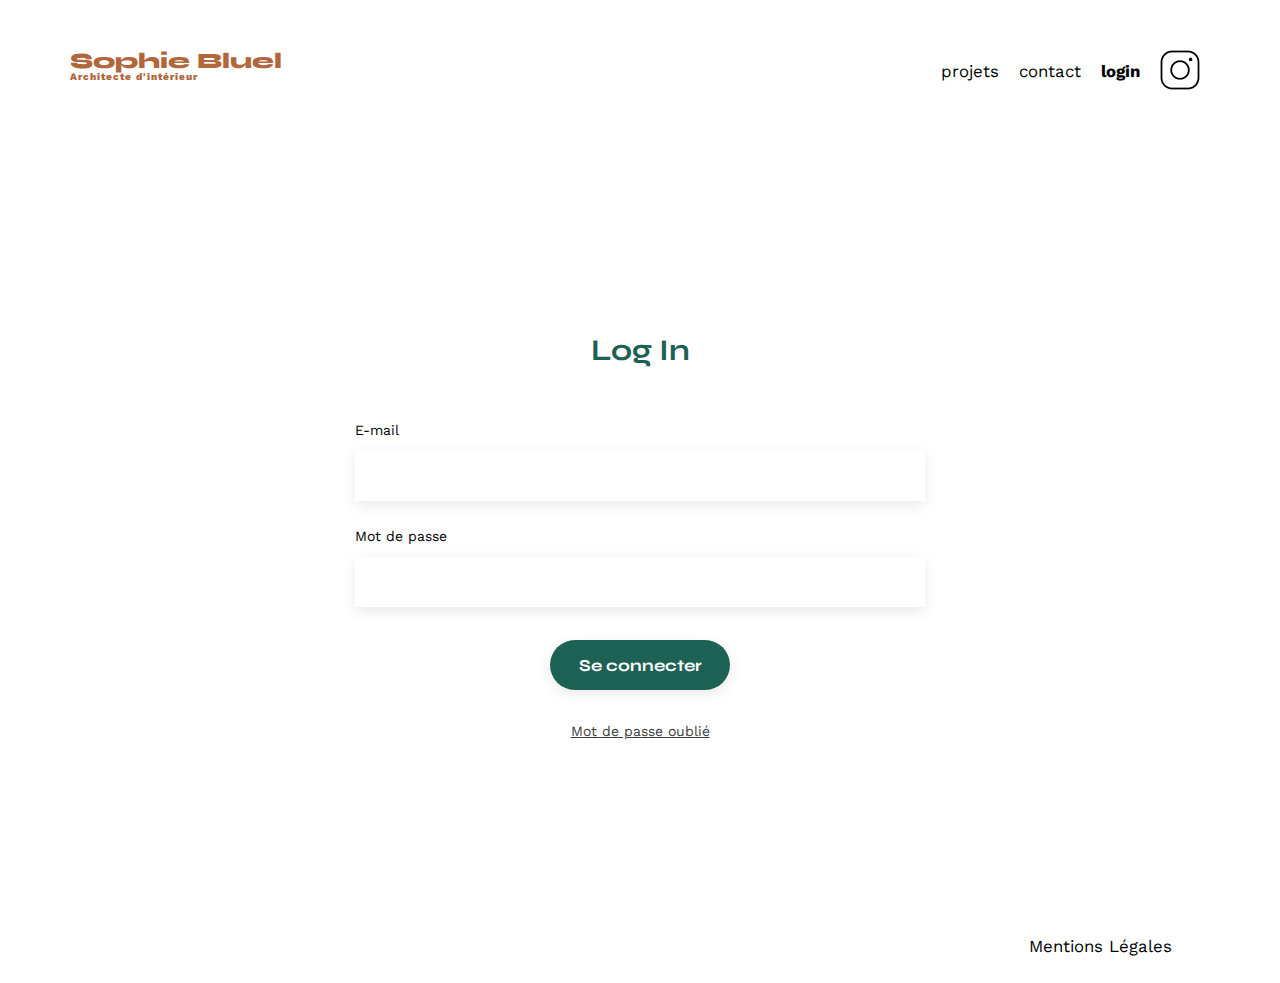
<file: FrontEnd/login/login.html>
<html lang="fr">
<head>
    <meta charset="UTF-8">
	<title>Page de Connexion</title>
	<meta name="viewport" content="width=device-width, initial-scale=1.0">
	<link rel="preconnect" href="https://fonts.googleapis.com">
	<link rel="preconnect" href="https://fonts.gstatic.com" crossorigin>
	<link href="https://fonts.googleapis.com/css2?family=Syne:wght@700;800&family=Work+Sans&display=swap" rel="stylesheet">
	<meta name="description" content="">
	<link rel="stylesheet" href="../assets/style.css">
    <script src="login.js" type="module" defer ></script>
</head>
<body>
    <header>
        <h1>Sophie Bluel <span>Architecte d'intérieur</span></h1>
        <nav>
            <ul>
                <li>projets</li>
                <li>contact</li>
                <li><a href="login/login.html" class="login">login</a></li>
                <li><img src="../assets/icons/instagram.png" alt="Instagram"></li>
            </ul>
        </nav>
    </header>
    <main>
        <section id="Log">
            <h2>Log In</h2>
            <form id="loginForm">
                <label for="email">E-mail</label>
                <input type="email" name="email" id="email" required>
                <label for="password">Mot de passe</label>
                <input type="password" name="password" id="password" required>
                <input type="submit" value="Se connecter">
                <p><a href="">Mot de passe oublié</a></p>
            </form>
        </section>
    </main>
    <footer class="footer-log">
        <nav>
            <ul>
                <li>Mentions Légales</li>
            </ul>
        </nav>
    </footer>   
</body>
</html>
</file>
<file: FrontEnd/assets/style.css>
/* http://meyerweb.com/eric/tools/css/reset/
   v2.0 | 20110126
   License: none (public domain)
*/

html, body, div, span, applet, object, iframe,
h1, h2, h3, h4, h5, h6, p, blockquote, pre,
a, abbr, acronym, address, big, cite, code,
del, dfn, em, img, ins, kbd, q, s, samp,
small, strike, strong, sub, sup, tt, var,
b, u, i, center,
dl, dt, dd, ol, ul, li,
fieldset, form, label, legend,
table, caption, tbody, tfoot, thead, tr, th, td,
article, aside, canvas, details, embed,
figure, figcaption, footer, header, hgroup,
menu, nav, output, ruby, section, summary,
time, mark, audio, video {
	margin: 0;
	padding: 0;
	border: 0;
	font-size: 100%;
	font: inherit;
	vertical-align: baseline;
}
/* HTML5 display-role reset for older browsers */
article, aside, details, figcaption, figure,
footer, header, hgroup, menu, nav, section {
	display: block;
}
body {
	line-height: 1;
}
ol, ul {
	list-style: none;
}
blockquote, q {
	quotes: none;
}
blockquote:before, blockquote:after,
q:before, q:after {
	content: '';
	content: none;
}
table {
	border-collapse: collapse;
	border-spacing: 0;
}
/** end reset css**/
body {
	max-width: 1140px;
	margin:auto;
	font-family: 'Work Sans' ;
	font-size: 14px;
}
header {
	display: flex;
	justify-content: space-between;
	margin: 50px 0
}
section {
	margin: 50px 0
}

h1{
	display: flex;
	flex-direction: column;
	font-family: 'Syne';
	font-size: 22px;
	font-weight: 800;
	color: #B1663C
}

h1 > span {
	font-family: 'Work Sans';
	font-size:10px;
	letter-spacing: 0.1em;
;
}

h2{
	font-family: 'Syne';
	font-weight: 700;
	font-size: 30px;
	color: #1D6154
}
nav ul {
	display: flex;
	align-items: center;
	list-style-type: none;

}
nav li {
	padding: 0 10px;
	font-size: 1.2em;
}

.bandeau {
	display: none;
	justify-content: center;
	background-color: black;
	width: 100vw;
	padding-top: 25px;
	padding-bottom: 25px;
	margin-left: calc(-1 * ((100vw - 100%) / 2));

	
}

.bandeau i {
	margin-right: 11px;
}

.boutonEdition {
	display: flex;
	justify-content: center;
	background-color: black;
	color: white;
	border: none;
	font-family: 'Work Sans';
	font-size: 16px;
	font-weight: 100;

}

.logout {
	display: none;
	cursor: pointer;
	background-color: #fff;
	border: none;
	font-family: 'Work Sans';
	font-size: 16px;
}

.logout:hover {
	color: #B1663C;
}

li:hover {
	color: #B1663C;
}
#introduction {
	display: flex;
	align-items: center;
}
#introduction figure {
	flex: 1
}
#introduction img {
	display: block;
	margin: auto;
	width: 80%;
}

#introduction article {
	flex: 1
}
#introduction h2 {
	margin-bottom: 1em;
}

#introduction p {
	margin-bottom: 0.5em;
}
#portfolio h2 {
	text-align: center;
	margin-bottom: 1em;
}

.modifier {
	display: flex;
	justify-content: center;
	list-style-type: none;
	margin-top: 120px;
	
}

.modifier i {
	margin-right: 9px;
	font-weight: 500;
}

.btnS {
	display: flex;
	flex-wrap: wrap;
	justify-content: center;
	margin-bottom: 60px;
	margin-top: 30px;
	gap: 10px;
}

.btnS button {
	border-radius: 60px ;
	border: 1px solid #1D6154;
	background-color: white;
	height: 37px;
	font-family: 'Syne';
	color: #1D6154;
	font-size: 16px;
	font-weight: bold;
	padding-left: 15px;
	padding-right: 15px; 
}

.btnS button:hover {
	color: white;
	background-color: #1D6154;
	cursor: pointer;
}


.gallery {
	width: 100%;
	display: grid;
	grid-template-columns: 1fr 1fr 1fr;
	grid-column-gap: 20px;
	grid-row-gap: 20px;
}

.gallery img {
	width: 100%;

}
#contact, #log {
	width: 50%;
    margin: auto;
}
#contact > * {
	text-align: center;

}
#contact h2, #log h2{
	margin-bottom: 20px;
}
#contact form, #log form {
	text-align: left;
	margin-top:30px;
	display: flex;
	flex-direction: column;
}

#contact input, #log input {
	height: 50px;
	font-size: 1.2em;
	border: none;
	box-shadow: 0px 4px 14px rgba(0, 0, 0, 0.09);
}
#contact label, #log label {
	margin: 2em 0 1em 0;
}
#contact textarea {
	border: none;
	box-shadow: 0px 4px 14px rgba(0, 0, 0, 0.09);
}

input[type="submit"]{
	font-family: 'Syne';
	font-weight: 700;
	color: white;
	background-color: #1D6154;
	margin : 2em auto ;
	width: 180px;
	text-align: center;
	border-radius: 60px ;
}

footer nav ul {
	display: flex;
	justify-content: flex-end;
	margin: 2em
}




/* Page log */
.login {
	text-decoration: none;
	color: black;
	font-weight: bold;
	
}

.login:hover {
	color: #B1663C;
}


#log h2 {
	text-align: center;
	margin-top: 242px;
}

#log a {
	color: #3D3D3D;
}

#log p {
	text-align: center;
}


 

.footer-log {
	margin-top: 200px;
}


#Error {
	color: red;
	font-size: 14px;
	margin-top: 25px;
}



/********** modale *********/

.modalbtn {
	display: none;
	margin-left: 25px;
	justify-content: center;
	align-items: center;
	font-family: 'Work Sans';
	margin-bottom: 30px;
	background: white;
	border: 0 solid white;
	cursor: pointer;	
}

.modal-container {
	display: none;
	position: fixed;
	top: 0;
	width: 100vw;
	height: 100vw;
}
.modal-container.active {
	display: block;
}

.overlay {
	position: absolute;
	width: 100%;
	height: 100%;
	background: #333333d3;
}

.modal {
	width: 95%;
	max-width: 500px;
	min-width: 300px;
	padding: 30px;
	background: #fff;
	border-radius: 10px;
	position: absolute;
	top: -5%;
	left: 50%;
	transform: translate(-50%, 50%);
}

.close-modal, .close-add-modal {
margin: 8px 12px;
border: none;
font-size: 18px;
position: absolute;
top: 10px;
right: 10px;
font-weight: bold;
background: #fff;
cursor: pointer;
}

.modal p {
	display: flex;
	justify-content: center;
	font-size: 20px;
	color: black;
	font-family: 'Work Sans';
	margin-bottom: 30px;
	margin-top: 10px;
}

#TrashPosition {
	padding: 5px 5px;
	position: absolute;
	background-color: black;
	cursor: pointer;
	border: none;
	margin:5px 0px 0px 47px;
	border-radius: 2px;
}

#TrashPosition i {
	margin: auto;
	border-radius: 15px;
}

.modal .addImg {
	padding: 8px 60px;
	font-size: 14px;
	border-radius: 60px;
	border: 1px solid #1D6154;
	background: #1D6154;
	color: #fff;
	font-family: 'Syne';
	cursor: pointer;
	margin-top: 30px;
}

.btn-img {
	display: flex;
	justify-content: center;
	border-top:2px solid #B3B3B3 ;
}

.modal-Galery {
	display: flex;
	flex-wrap: wrap;
	gap: 10px;
	overflow: hidden;
	overflow-y: scroll;
	max-height: 500px;
	margin-bottom: 30px;
	margin-left: 40px;
	margin-right: 6px;

}

.modal-Galery figure {
  width: 77px;
  height: 103px;
  margin-bottom: 30px;
}

.modal-Galery img {
	width: 100%;
	height: 100%;
	object-fit: cover;
}




/********** modale Ajout photo ********/

.return-modal {
	margin: 8px 12px;
	border: none;
	font-size: 12px;
	position: absolute;
	top: 10px;
	left: 10px;
	font-weight: bold;
	background: #fff;
	cursor: pointer;
	height: 25px;
	width: 25px;
}


.return-modal img {
display: flex;
justify-content: center;
align-items: center;
	
}

.arraw-left {
	height: 100%;

}


.modal h3 {
	display: flex;
	justify-content: center;
	margin-top: 25px;
	font-size: 26px;
}

.Ajout-Photo p {
	display: flex;
	justify-content: center;
}

.ajoutPhoto {
	background-color: #E8F1F6;
	margin-left: 40px;
	margin-right: 40px;
	margin-top: 25px;
	margin-bottom: 15px;
	height: 169px;
	border-radius: 3px;
	
}

.spanImg {
	display: flex;
	justify-content: center;
	align-items: center;
	height: 100%;
}

.ajoutPhoto i {
	display: flex;
	justify-content: center ;
	padding-top: 25px;
	color: #CBD6DC;
	font-size: 70px;
	}


.ajoutPhoto img {
	display: flex;
	width: 120px;
	height: 100%;

}

.AjouterPhoto {
	display: flex;
	justify-content: center;
	margin-top: 10px;
}

.AjouterPhoto label {
	display: flex;
	width: 173px;
	height: 36px;
	background-color: #CBD6DC;
	color: #306685;
	border: #CBD6DC;
	border-radius:50px;
	justify-content: center;
	align-items: center;
	font-size: 14px;
	cursor: pointer;
}

.AjouterPhoto input {
	display: none;
}

.ajoutPhoto p {
	display: flex;
	justify-self: center;
	font-size: 10px;
}

#AjoutInfos {
	margin-left: 40px;
	margin-right: 40px;
}


#AjoutInfos input[type="text"] {
	display: flex;
	height: 50px;
	width: 100%;
    font-size: 1.2em;
    border: none;
    box-shadow: 0px 4px 14px rgba(0, 0, 0, 0.09);
}

#AjoutInfos label[for="title"] {
	display: flex;
	margin-bottom: 15px;
	font-size: 14px;
}

#AjoutInfos label[for="categorie"] {
	display: flex;
	margin-bottom: 15px;
	margin-top: 15px;
	font-size: 14px;
	position: relative;
}

#AjoutInfos .select-wrapper {
    position: relative;
    width: 100%;
}

#AjoutInfos select {
    width: 100%;
    height: 50px;
    font-size: 1.2em;
    border: none;
    box-shadow: 0px 4px 14px rgba(0, 0, 0, 0.09);
}


#desact {
	display: flex;
	justify-content: center;
	width: 230px;
	height: 35px;
	background: #A7A7A7;
	color: white;
	border: none;
}

.borderValider {
	display:flex ;
	margin-top: 50px;
	border-top: 1px solid #A7A7A7;
}
</file>
